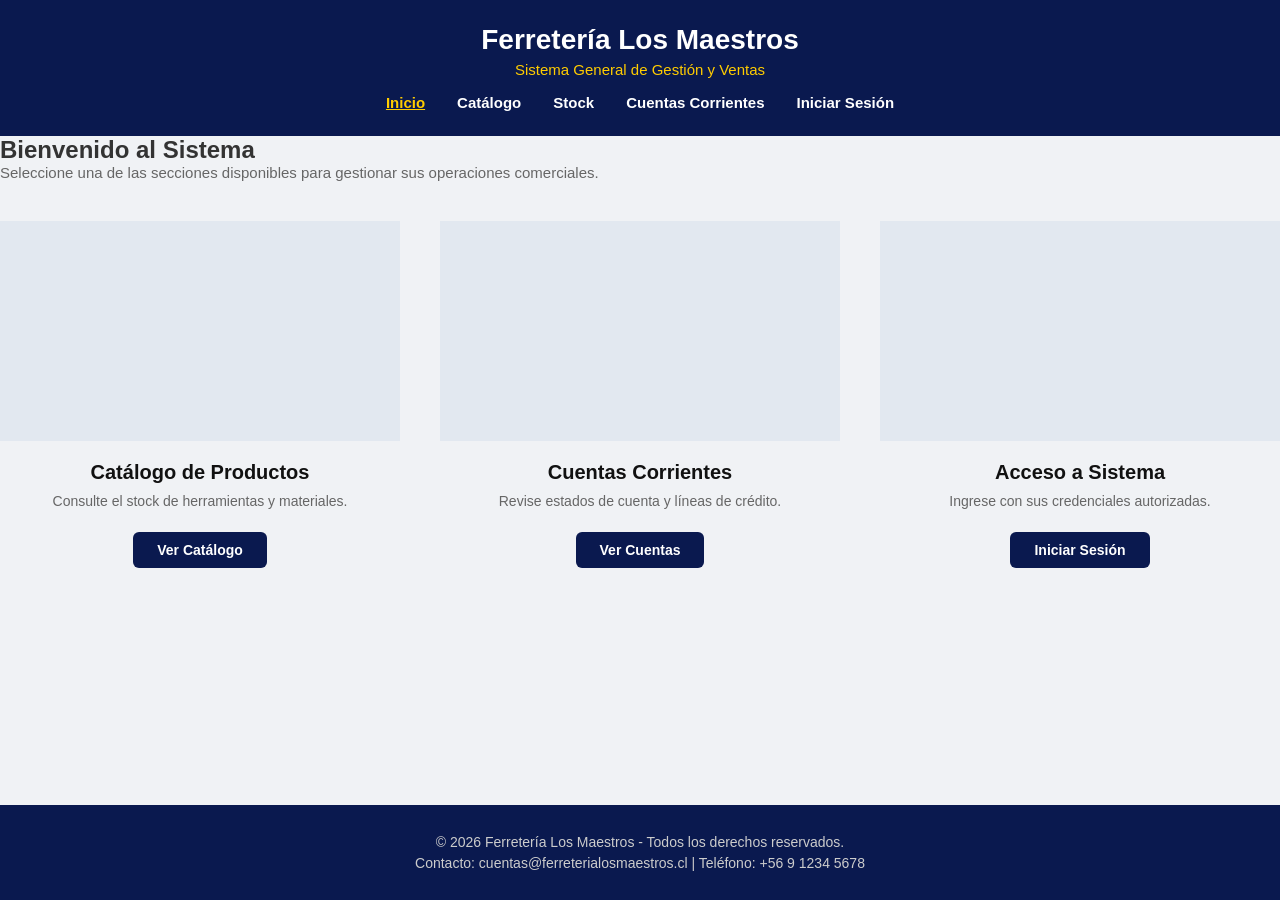
<file: index.html>
<!DOCTYPE html>
<html lang="es">

<head>
    <meta charset="UTF-8">
    <meta name="viewport" content="width=device-width, initial-scale=1.0">
    <title>Inicio - Ferretería Los Maestros</title>
    <link rel="stylesheet" href="css/style.css">
    <script src="js/funciones.js" defer></script>
</head>

<body>
    <header class="site-header">
        <div class="header-container">
            <h1>Ferretería <strong>Los Maestros</strong></h1>
            <p>Sistema General de Gestión y Ventas</p>
            
            <nav>
                <ul>
                    <li><a href="index.html" class="active">Inicio</a></li>
                    <li><a href="catalogo.html">Catálogo</a></li>
                    <li><a href="stock.html">Stock</a></li>
                    <li><a href="cuentas.html">Cuentas Corrientes</a></li>
                    <li><a href="login.html">Iniciar Sesión</a></li>
                </ul>
            </nav>
        </div>
    </header>

    <main class="principal">
        <h2>Bienvenido al Sistema</h2>
        <p class="sub-index">Seleccione una de las secciones disponibles para gestionar sus operaciones comerciales.</p>
        <div class="index-grid">

            <!--Catálogo -->
            <article class="index">
                <div class="index-img">
                   <!--futura foto -->
                </div>
                <div class="index-info">
                    <h3>Catálogo de Productos</h3>
                    <p>Consulte el stock de herramientas y materiales.</p>
                    <a href="catalogo.html" class="btn-index">Ver Catálogo</a>
                </div>
            </article>

            <!--Cuentas -->
            <article class="index">
                <div class="index-img">
                <!--futura foto -->
                </div>
                <div class="index-info">
                    <h3>Cuentas Corrientes</h3>
                    <p>Revise estados de cuenta y líneas de crédito.</p>
                    <a href="cuentas.html" class="btn-index">Ver Cuentas</a>
                </div>
            </article>

            <!--Login -->
            <article class="index">
                <div class="index-img">
                </div>
                <!--futura foto -->
                <div class="index-info">
                    <h3>Acceso a Sistema</h3>
                    <p>Ingrese con sus credenciales autorizadas.</p>
                    <a href="login.html" class="btn-index">Iniciar Sesión</a>
                </div>
            </article>

        </div>
    </main>

    <!-- Pie de página -->
    <footer class="footer">
        <p>&copy; 2026 Ferretería Los Maestros - Todos los derechos reservados.</p>
        <p>Contacto: cuentas@ferreterialosmaestros.cl | Teléfono: +56 9 1234 5678</p>
    </footer>

</body>
</html>
</file>
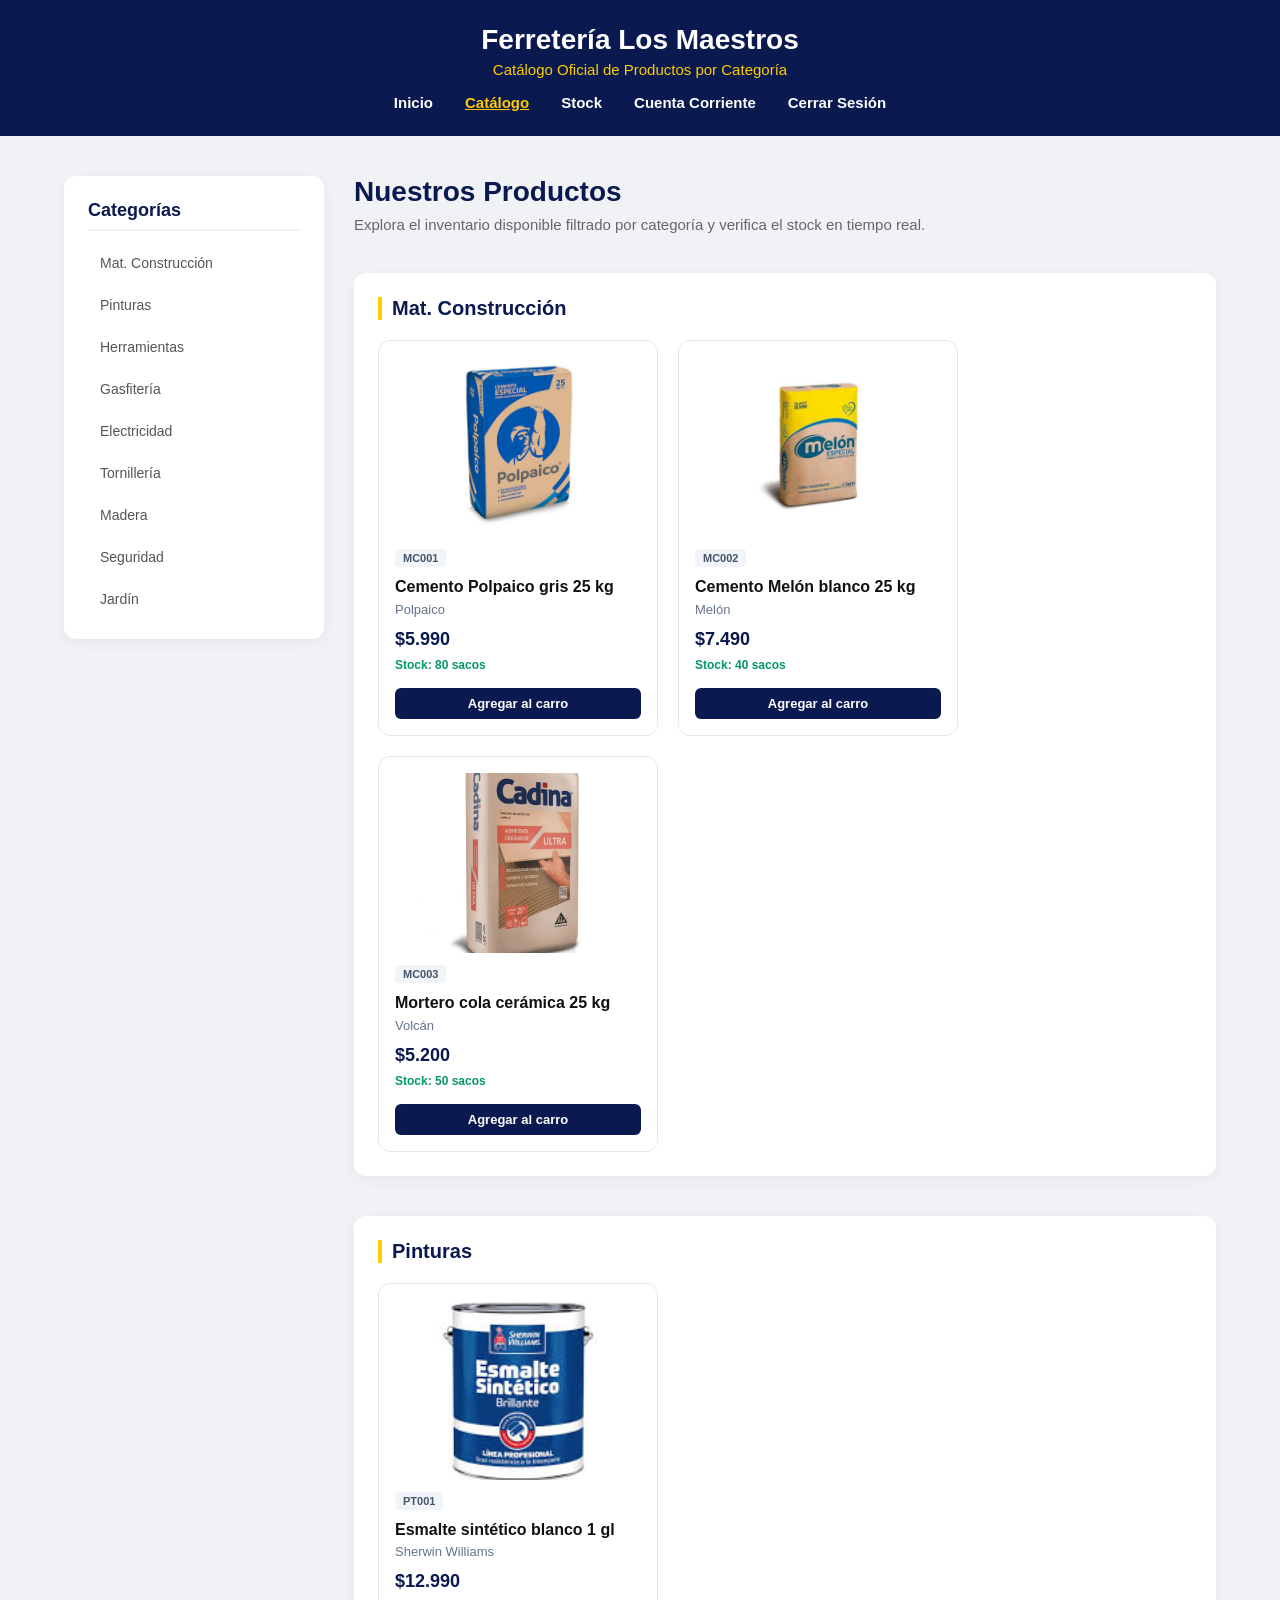
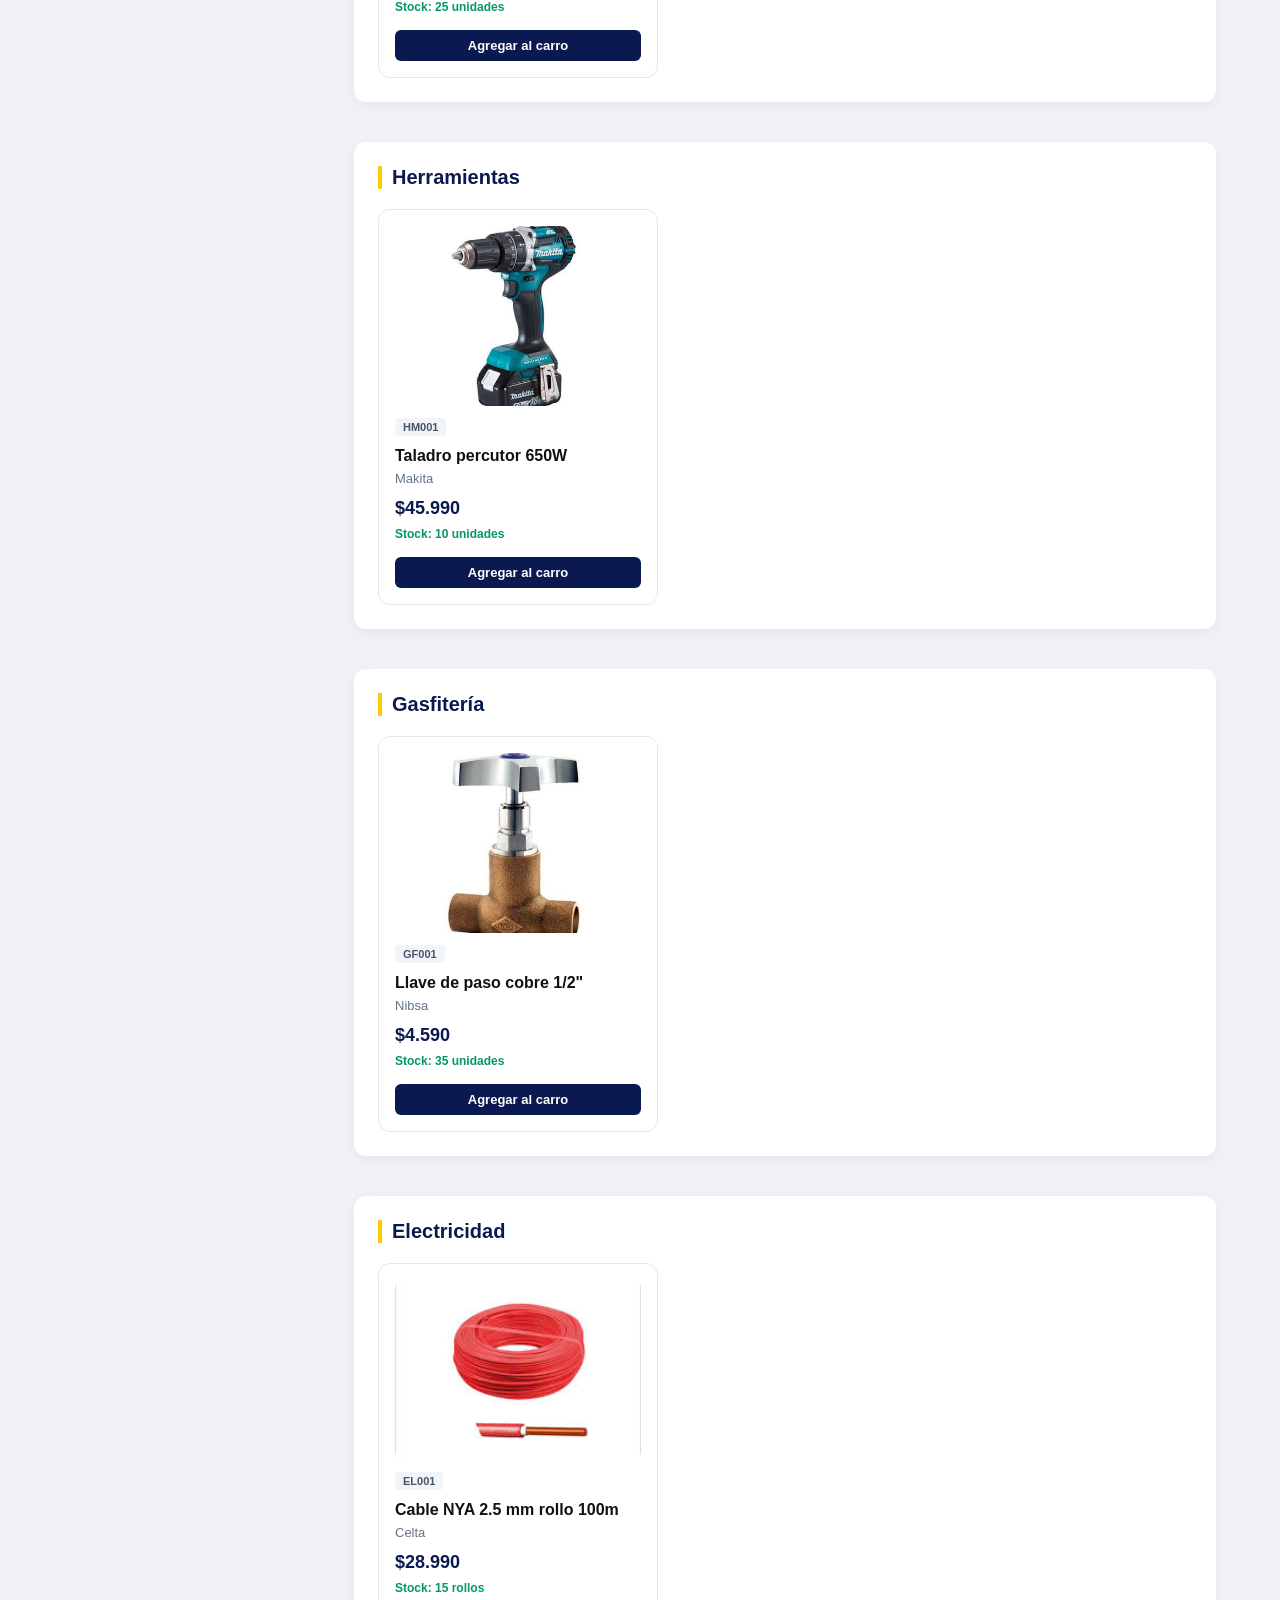
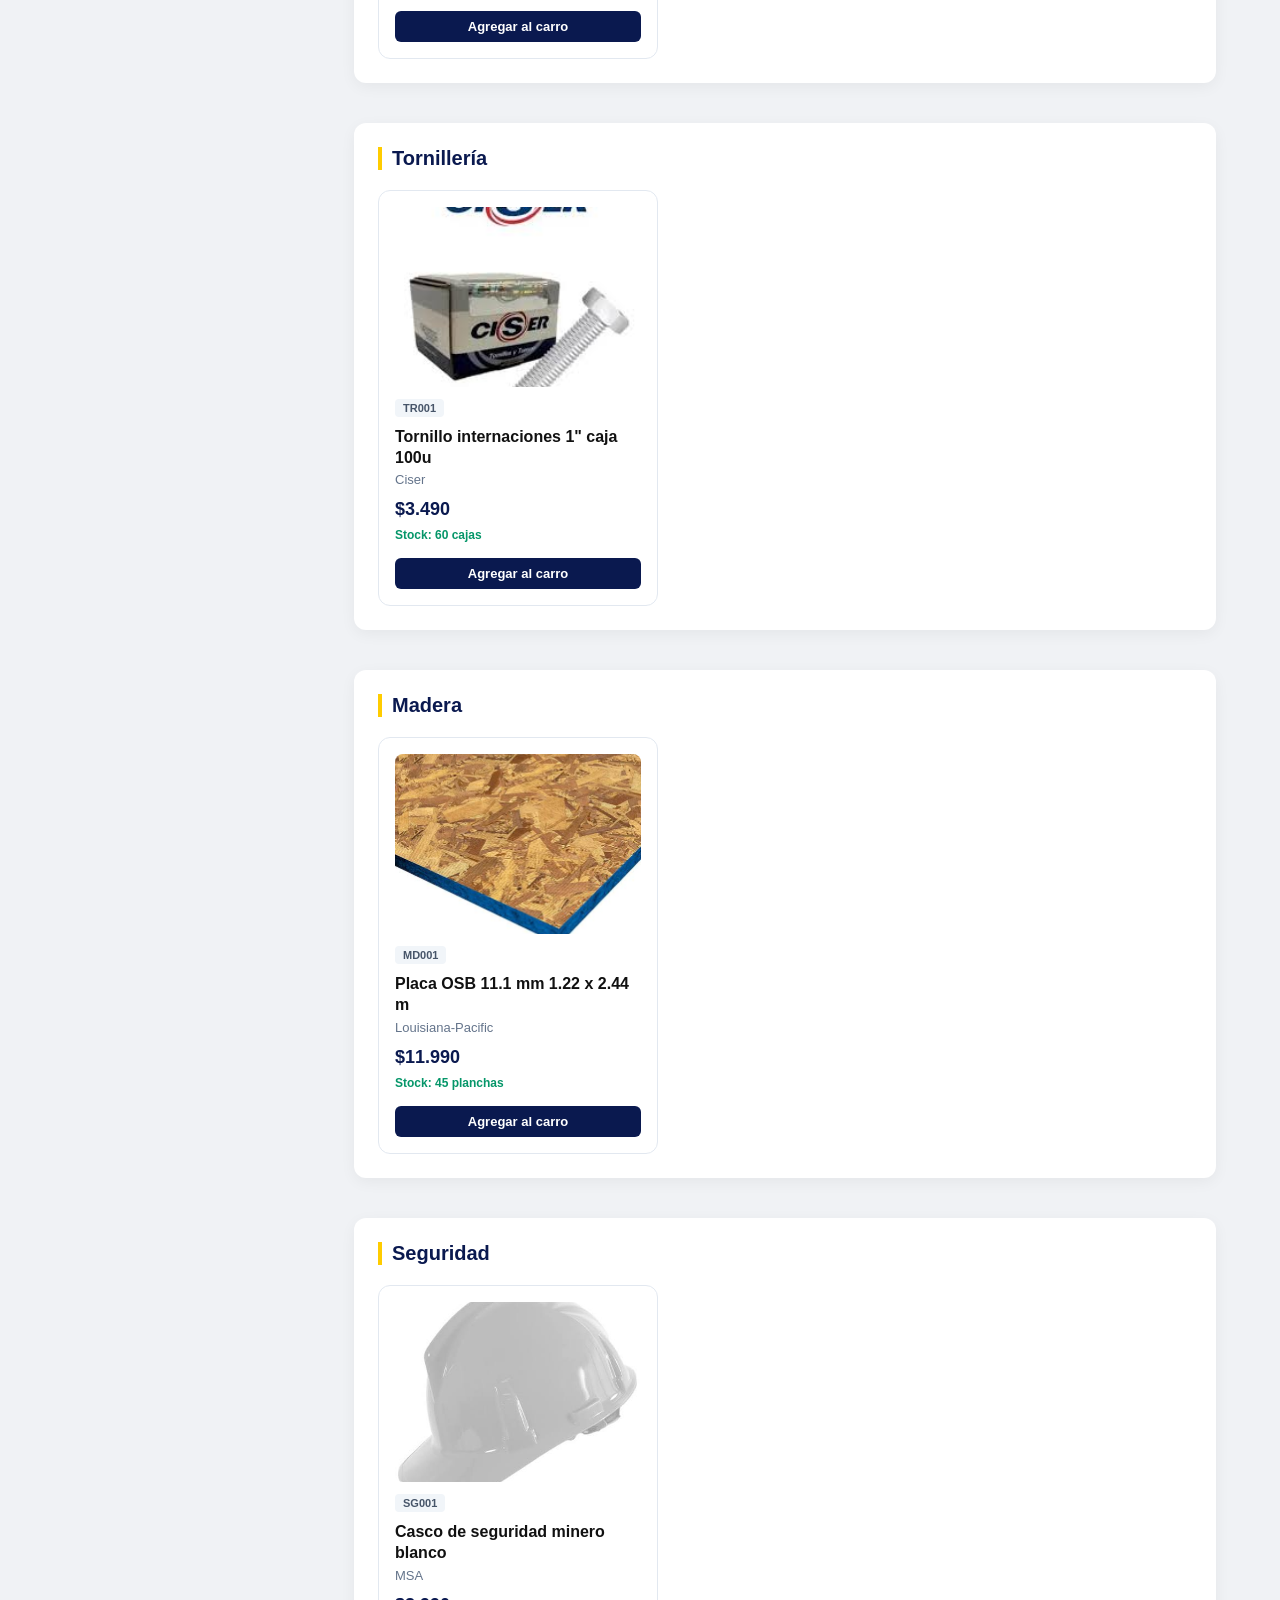
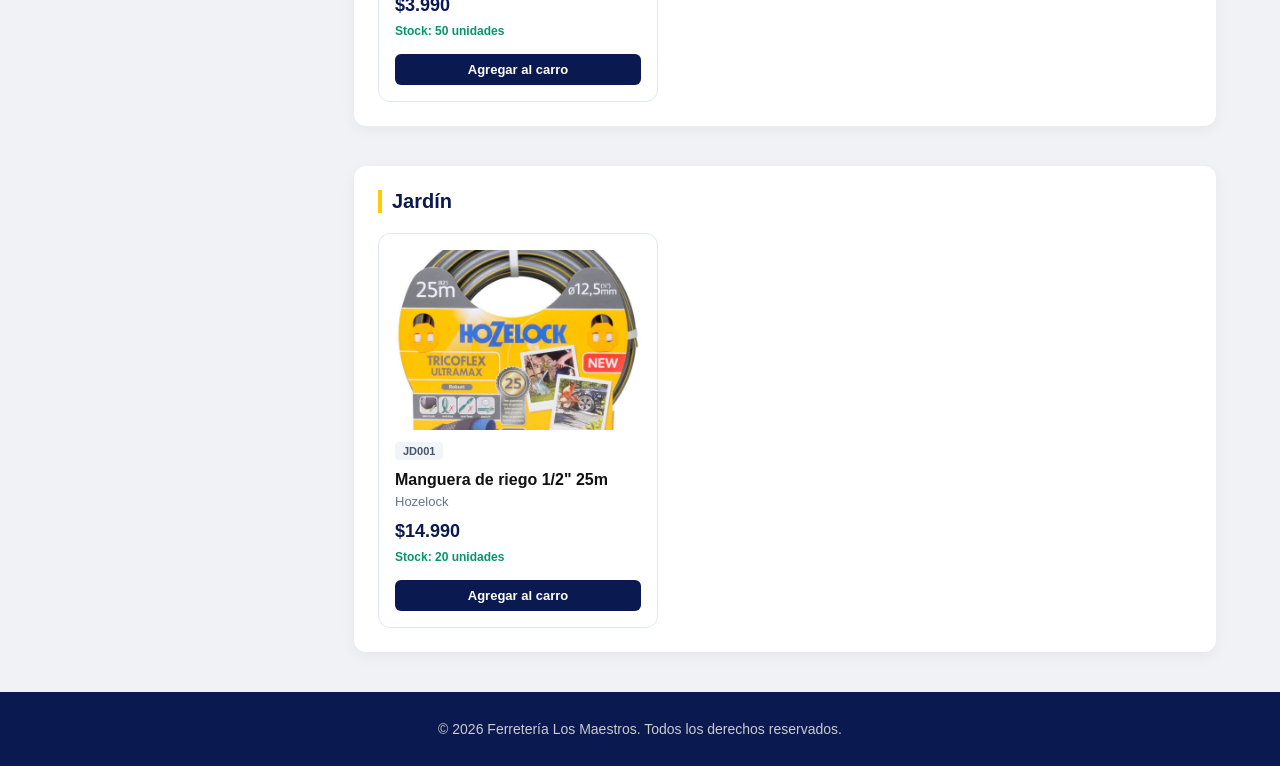
<file: catalogo.html>
<!DOCTYPE html>
<html lang="es">
<head>
    <meta charset="UTF-8">
    <meta name="viewport" content="width=device-width, initial-scale=1.0">
    <title>Catálogo de Productos - Ferretería Los Maestros</title>
    <link rel="stylesheet" href="css/style.css">
    <script src="js/funciones.js" defer></script>
</head>
<body>
    <header class="site-header">
        <h1>Ferretería Los Maestros</h1>
        <p>Catálogo Oficial de Productos por Categoría</p>
        <nav>
            <ul>
                <li><a href="index.html">Inicio</a></li>
                <li><a href="catalogo.html" class="active">Catálogo</a></li>
                <li><a href="stock.html">Stock</a></li>
                <li><a href="cuenta-corriente.html">Cuenta Corriente</a></li>
                <li><a href="login.html">Cerrar Sesión</a></li>
            </ul>
        </nav>
    </header>

    <main class="catalogo-container">
        
        <aside class="categorias-sidebar">
            <h3>Categorías</h3>
            <ul class="lista-categorias">
                <li><a href="#mat-construccion" class="cat-link">Mat. Construcción</a></li>
                <li><a href="#pinturas" class="cat-link">Pinturas</a></li>
                <li><a href="#herramientas" class="cat-link">Herramientas</a></li>
                <li><a href="#gasfiteria" class="cat-link">Gasfitería</a></li>
                <li><a href="#electricidad" class="cat-link">Electricidad</a></li>
                <li><a href="#tornilleria" class="cat-link">Tornillería</a></li>
                <li><a href="#madera" class="cat-link">Madera</a></li>
                <li><a href="#seguridad" class="cat-link">Seguridad</a></li>
                <li><a href="#jardin" class="cat-link">Jardín</a></li>
            </ul>
        </aside>

        <div class="catalogo-contenido">
            <div class="catalogo-header-titulo">
                <h2>Nuestros Productos</h2>
                <p>Explora el inventario disponible filtrado por categoría y verifica el stock en tiempo real.</p>
            </div>

            <!-- 1. Mat. Construcción -->
            <section id="mat-construccion" class="categoria-grupo">
                <h3>Mat. Construcción</h3>
                <div class="grid-productos">
                    <div class="producto-card">
                        <div class="producto-img">
                            <img src="img/cemento-polpaico.jpg" alt="Cemento Polpaico gris 25 kg">
                        </div>
                        <span class="codigo-badge">MC001</span>
                        <h4>Cemento Polpaico gris 25 kg</h4>
                        <p class="marca">Polpaico</p>
                        <p class="precio">$5.990</p>
                        <span class="stock-disponible">Stock: 80 sacos</span>
                        <button class="btn-agregar">Agregar al carro</button>
                    </div>
                    <div class="producto-card">
                        <div class="producto-img">
                            <img src="img/cemento-melon.jpg" alt="Cemento Melón blanco 25 kg">
                        </div>
                        <span class="codigo-badge">MC002</span>
                        <h4>Cemento Melón blanco 25 kg</h4>
                        <p class="marca">Melón</p>
                        <p class="precio">$7.490</p>
                        <span class="stock-disponible">Stock: 40 sacos</span>
                        <button class="btn-agregar">Agregar al carro</button>
                    </div>
                    <div class="producto-card">
                        <div class="producto-img">
                            <img src="img/mortero-cola-ceramica.webp" alt="Mortero cola cerámica 25 kg">
                        </div>
                        <span class="codigo-badge">MC003</span>
                        <h4>Mortero cola cerámica 25 kg</h4>
                        <p class="marca">Volcán</p>
                        <p class="precio">$5.200</p>
                        <span class="stock-disponible">Stock: 50 sacos</span>
                        <button class="btn-agregar">Agregar al carro</button>
                    </div>
                </div>
            </section>

            <!-- 2. Pinturas -->
            <section id="pinturas" class="categoria-grupo">
                <h3>Pinturas</h3>
                <div class="grid-productos">
                    <div class="producto-card">
                        <div class="producto-img">
                            <img src="img/esmalte-sintetico.jpg" alt="Esmalte sintético blanco 1 gl">
                        </div>
                        <span class="codigo-badge">PT001</span>
                        <h4>Esmalte sintético blanco 1 gl</h4>
                        <p class="marca">Sherwin Williams</p>
                        <p class="precio">$12.990</p>
                        <span class="stock-disponible">Stock: 25 unidades</span>
                        <button class="btn-agregar">Agregar al carro</button>
                    </div>
                </div>
            </section>

            <!-- 3. Herramientas -->
            <section id="herramientas" class="categoria-grupo">
                <h3>Herramientas</h3>
                <div class="grid-productos">
                    <div class="producto-card">
                        <div class="producto-img">
                            <img src="img/Taladro-percutor.jpg" alt="Taladro percutor 650W">
                        </div>
                        <span class="codigo-badge">HM001</span>
                        <h4>Taladro percutor 650W</h4>
                        <p class="marca">Makita</p>
                        <p class="precio">$45.990</p>
                        <span class="stock-disponible">Stock: 10 unidades</span>
                        <button class="btn-agregar">Agregar al carro</button>
                    </div>
                </div>
            </section>

            <!-- 4. Gasfitería -->
            <section id="gasfiteria" class="categoria-grupo">
                <h3>Gasfitería</h3>
                <div class="grid-productos">
                    <div class="producto-card">
                        <div class="producto-img">
                            <img src="img/Llave-paso-cobre.jpg" alt="Llave de paso cobre 1/2&quot;">
                        </div>
                        <span class="codigo-badge">GF001</span>
                        <h4>Llave de paso cobre 1/2"</h4>
                        <p class="marca">Nibsa</p>
                        <p class="precio">$4.590</p>
                        <span class="stock-disponible">Stock: 35 unidades</span>
                        <button class="btn-agregar">Agregar al carro</button>
                    </div>
                </div>
            </section>

            <!-- 5. Electricidad -->
            <section id="electricidad" class="categoria-grupo">
                <h3>Electricidad</h3>
                <div class="grid-productos">
                    <div class="producto-card">
                        <div class="producto-img">
                            <img src="img/Cable-rollo-100m.jpg" alt="Cable NYA 2.5 mm rollo 100m">
                        </div>
                        <span class="codigo-badge">EL001</span>
                        <h4>Cable NYA 2.5 mm rollo 100m</h4>
                        <p class="marca">Celta</p>
                        <p class="precio">$28.990</p>
                        <span class="stock-disponible">Stock: 15 rollos</span>
                        <button class="btn-agregar">Agregar al carro</button>
                    </div>
                </div>
            </section>

            <!-- 6. Tornillería -->
            <section id="tornilleria" class="categoria-grupo">
                <h3>Tornillería</h3>
                <div class="grid-productos">
                    <div class="producto-card">
                        <div class="producto-img">
                            <img src="img/Tornillo-caja-100u.jpg" alt="Tornillo internaciones 1&quot; caja 100u">
                        </div>
                        <span class="codigo-badge">TR001</span>
                        <h4>Tornillo internaciones 1" caja 100u</h4>
                        <p class="marca">Ciser</p>
                        <p class="precio">$3.490</p>
                        <span class="stock-disponible">Stock: 60 cajas</span>
                        <button class="btn-agregar">Agregar al carro</button>
                    </div>
                </div>
            </section>

            <!-- 7. Madera -->
            <section id="madera" class="categoria-grupo">
                <h3>Madera</h3>
                <div class="grid-productos">
                    <div class="producto-card">
                        <div class="producto-img">
                            <img src="img/Placa-OSB-11.1mm-1.22x2.44m.jpg" alt="Placa OSB 11.1 mm 1.22 x 2.44 m">
                        </div>
                        <span class="codigo-badge">MD001</span>
                        <h4>Placa OSB 11.1 mm 1.22 x 2.44 m</h4>
                        <p class="marca">Louisiana-Pacific</p>
                        <p class="precio">$11.990</p>
                        <span class="stock-disponible">Stock: 45 planchas</span>
                        <button class="btn-agregar">Agregar al carro</button>
                    </div>
                </div>
            </section>

            <!-- 8. Seguridad -->
            <section id="seguridad" class="categoria-grupo">
                <h3>Seguridad</h3>
                <div class="grid-productos">
                    <div class="producto-card">
                        <div class="producto-img">
                            <img src="img/Casco-de-seguridad-blanco.jpg" alt="Casco de seguridad minero blanco">
                        </div>
                        <span class="codigo-badge">SG001</span>
                        <h4>Casco de seguridad minero blanco</h4>
                        <p class="marca">MSA</p>
                        <p class="precio">$3.990</p>
                        <span class="stock-disponible">Stock: 50 unidades</span>
                        <button class="btn-agregar">Agregar al carro</button>
                    </div>
                </div>
            </section>

            <!-- 9. Jardín -->
            <section id="jardin" class="categoria-grupo">
                <h3>Jardín</h3>
                <div class="grid-productos">
                    <div class="producto-card">
                        <div class="producto-img">
                            <img src="img/Manguera-25m.jpg" alt="Manguera de riego 1/2&quot; 25m">
                        </div>
                        <span class="codigo-badge">JD001</span>
                        <h4>Manguera de riego 1/2" 25m</h4>
                        <p class="marca">Hozelock</p>
                        <p class="precio">$14.990</p>
                        <span class="stock-disponible">Stock: 20 unidades</span>
                        <button class="btn-agregar">Agregar al carro</button>
                    </div>
                </div>
            </section>

        </div>
    </main>

    <!-- Pie de página -->
    <footer class="footer">
        <p>&copy; 2026 Ferretería Los Maestros. Todos los derechos reservados.</p>
    </footer>

</body>
</html>
</file>
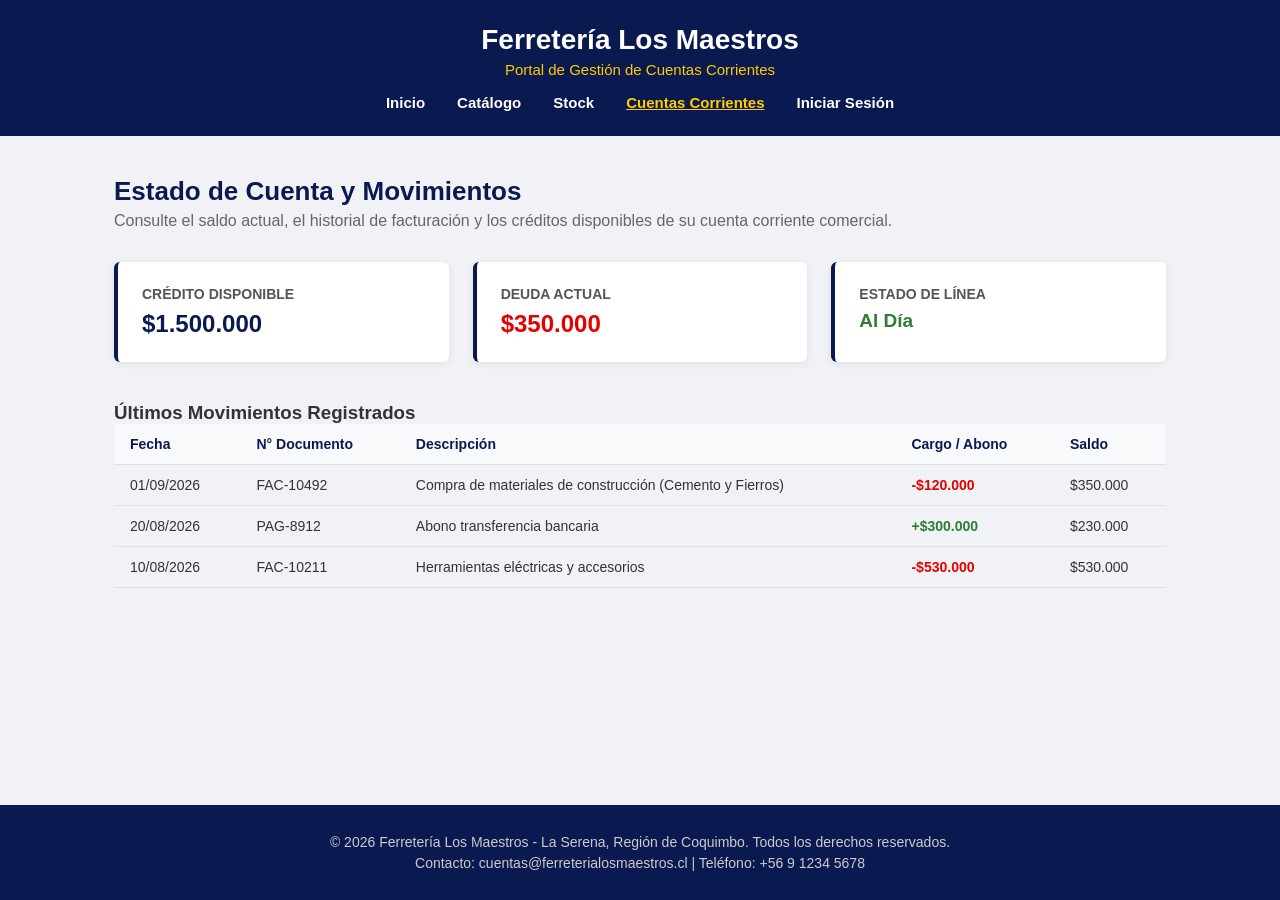
<file: cuentas.html>
<!DOCTYPE html>
<html lang="es">
<head>
    <meta charset="UTF-8">
    <meta name="viewport" content="width=device-width, initial-scale=1.0">
    <title>Cuentas Corrientes - Ferretería Los Maestros</title>
    <link rel="stylesheet" href="css/style.css">
    <script src="js/funciones.js" defer></script>
</head>

<body>
    <header class="site-header">
        <div class="header">
            <h1>Ferretería Los Maestros</h1>
            <p>Portal de Gestión de Cuentas Corrientes</p>
            <nav>
                <ul>
                    <li><a href="index.html">Inicio</a></li>
                    <li><a href="catalogo.html">Catálogo</a></li>
                    <li><a href="stock.html">Stock</a></li>
                    <li><a href="cuentas.html" class="active">Cuentas Corrientes</a></li>
                    <li><a href="login.html">Iniciar Sesión</a></li>
                </ul>
            </nav>
        </div>
    </header>

    <main class="main-content">
        <section class="seccion-cuentas">
            <h2>Estado de Cuenta y Movimientos</h2>
            <p>Consulte el saldo actual, el historial de facturación y los créditos disponibles de su cuenta corriente comercial.</p>
            <div class="resumen">
                <article class="dato">
                    <h3>Crédito Disponible</h3>
                    <p class="monto">$1.500.000</p>
                </article>
                <article class="dato">
                    <h3>Deuda Actual</h3>
                    <p class="monto deuda">$350.000</p>
                </article>
                <article class="dato">
                    <h3>Estado de Línea</h3>
                    <p class="estado activo">Al Día</p>
                </article>
            </div>

            <div class="tabla">
                <h3>Últimos Movimientos Registrados</h3>
                <table class="tabla-datos">
                    <thead>
                        <tr>
                            <th>Fecha</th>
                            <th>N° Documento</th>
                            <th>Descripción</th>
                            <th>Cargo / Abono</th>
                            <th>Saldo</th>
                        </tr>
                    </thead>
                    <tbody>
                        <tr>
                            <td>01/09/2026</td>
                            <td>FAC-10492</td>
                            <td>Compra de materiales de construcción (Cemento y Fierros)</td>
                            <td class="cargo">-$120.000</td>
                            <td>$350.000</td>
                        </tr>
                        <tr>
                            <td>20/08/2026</td>
                            <td>PAG-8912</td>
                            <td>Abono transferencia bancaria</td>
                            <td class="abono">+$300.000</td>
                            <td>$230.000</td>
                        </tr>
                        <tr>
                            <td>10/08/2026</td>
                            <td>FAC-10211</td>
                            <td>Herramientas eléctricas y accesorios</td>
                            <td class="cargo">-$530.000</td>
                            <td>$530.000</td>
                        </tr>
                    </tbody>
                </table>
            </div>
        </section>
    </main>

    <footer class="footer">
        <p>&copy; 2026 Ferretería Los Maestros - La Serena, Región de Coquimbo. Todos los derechos reservados.</p>
        <p>Contacto: cuentas@ferreterialosmaestros.cl | Teléfono: +56 9 1234 5678</p>
    </footer>

</body>
</html>
</file>
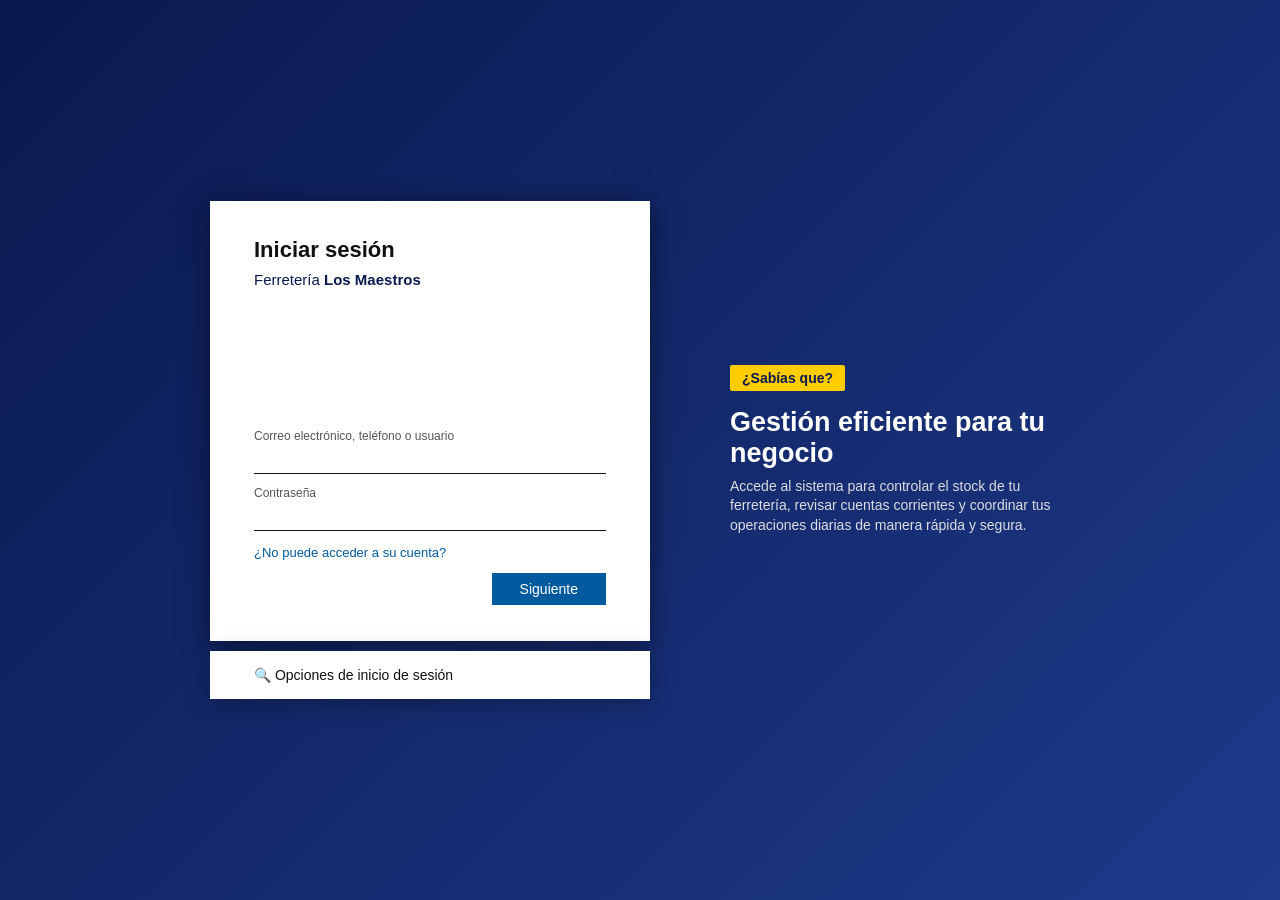
<file: login.html>
<!DOCTYPE html>
<html lang="es">
<head>
    <meta charset="UTF-8">
    <meta name="viewport" content="width=device-width, initial-scale=1.0">
    <title>Iniciar Sesión - Ferretería Los Maestros</title>
    <link rel="stylesheet" href="css/style.css">
    <script src="js/funciones.js" defer></script>
</head>
<body class="body-login">

    <div class="login-wrapper">
        
        <!-- Columna izquierda con la tarjeta de login -->
        <div class="login-left-column">
            <div class="login-card">
                <div>
                    <h1>Iniciar sesión</h1>
                    <span class="logo-texto">Ferretería <strong>Los Maestros</strong></span>
                </div>

                <!-- Formulario -->
                <form id="form-login" novalidate>
                    <fieldset>
                        <legend>Datos de acceso</legend>
                        
                        <div class="input-group">
                            <label for="correo">Correo electrónico, teléfono o usuario</label>
                            <input type="text" id="correo" name="correo" autocomplete="off">
                            <small id="error-correo" class="mensaje-error" style="color: #e60000; font-size: 11px; display: none; margin-top: 2px;"></small>
                        </div>

                        <div class="input-group">
                            <label for="password">Contraseña</label>
                            <input type="password" id="password" name="password">
                            <small id="error-password" class="mensaje-error" style="color: #e60000; font-size: 11px; display: none; margin-top: 2px;"></small>
                        </div>

                        <div class="recuperar-link">
                            <a href="#">¿No puede acceder a su cuenta?</a>
                        </div>

                        <button type="submit" class="btn-submit">Siguiente</button>
                    </fieldset>
                </form>
            </div>

            <!-- Franja inferior -->
            <div class="login-footer-strip">
                <a href="#">🔍 Opciones de inicio de sesión</a>
            </div>
        </div>

        <!-- Columna derecha informativa -->
        <div class="login-info">
            <span class="badge-recuerda">¿Sabías que?</span>
            <h2>Gestión eficiente para tu negocio</h2>
            <p>Accede al sistema para controlar el stock de tu ferretería, revisar cuentas corrientes y coordinar tus operaciones diarias de manera rápida y segura.</p>
        </div>

    </div>

</body>
</html>
</file>
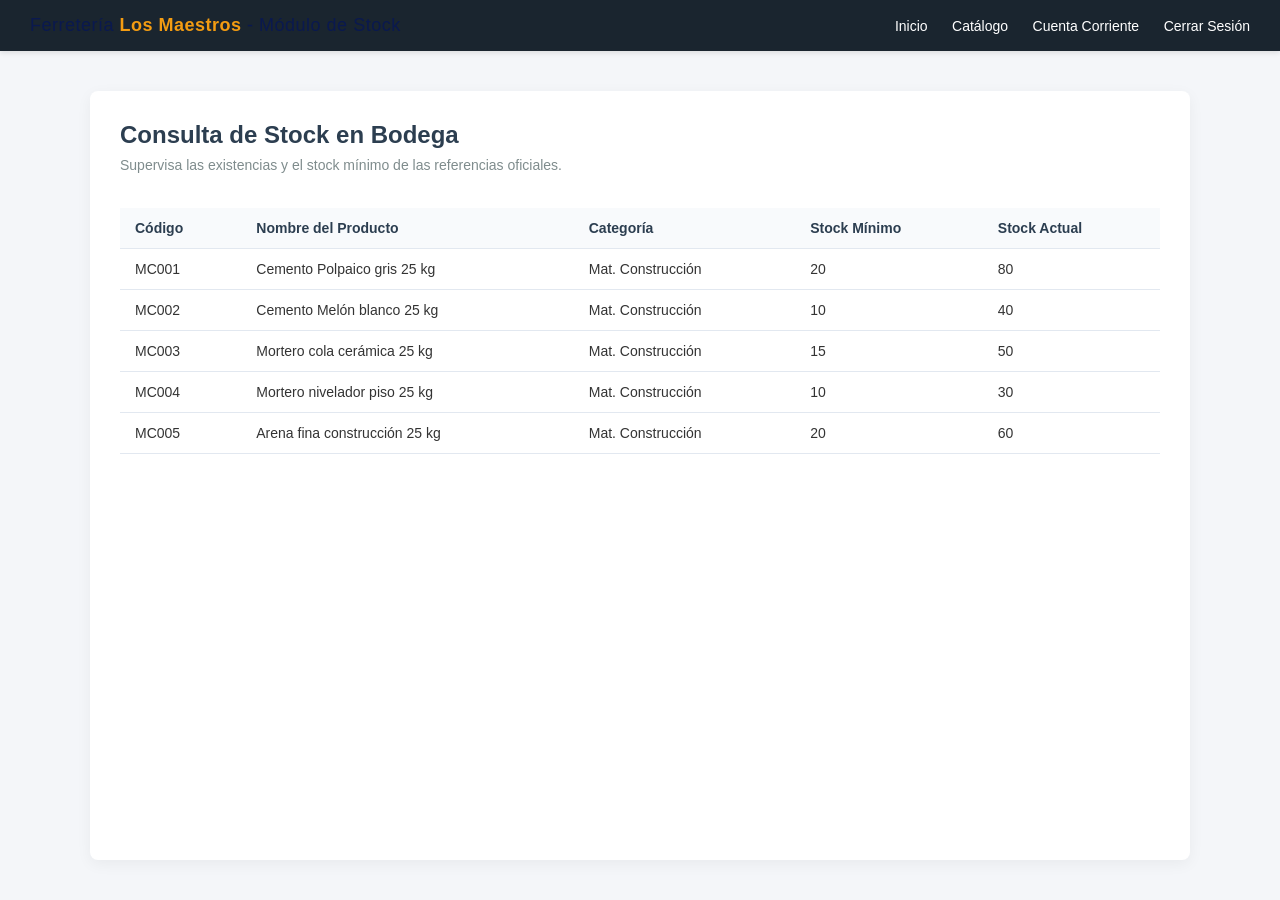
<file: stock.html>
<!DOCTYPE html>
<html lang="es">
<head>
    <meta charset="UTF-8">
    <meta name="viewport" content="width=device-width, initial-scale=1.0">
    <title>Control de Stock - Ferretería Los Maestros</title>
    <link rel="stylesheet" href="css/style.css">
    <script src="js/funciones.js" defer></script>
</head>
<body class="body-stock">

    <header class="admin-header">
        <span class="logo-texto">Ferretería <strong>Los Maestros</strong> - Módulo de Stock</span>
        <nav class="nav-links">
            <a href="index.html">Inicio</a>
            <a href="catalogo.html">Catálogo</a>
            <a href="cuentas.html">Cuenta Corriente</a>
            <a href="login.html">Cerrar Sesión</a>
        </nav>
    </header>

    <main class="main-container">
        <section class="stock-section">
            <h2>Consulta de Stock en Bodega</h2>
            <p>Supervisa las existencias y el stock mínimo de las referencias oficiales.</p>

            <div class="table-responsive">
                <table class="tabla-stock">
                    <thead>
                        <tr>
                            <th>Código</th>
                            <th>Nombre del Producto</th>
                            <th>Categoría</th>
                            <th>Stock Mínimo</th>
                            <th>Stock Actual</th>
                        </tr>
                    </thead>
                    <tbody id="tabla-stock-body">
                        <tr>
                            <td>MC001</td>
                            <td>Cemento Polpaico gris 25 kg</td>
                            <td>Mat. Construcción</td>
                            <td>20</td>
                            <td><span class="stock-valor">80</span></td>
                        </tr>
                        <tr>
                            <td>MC002</td>
                            <td>Cemento Melón blanco 25 kg</td>
                            <td>Mat. Construcción</td>
                            <td>10</td>
                            <td><span class="stock-valor">40</span></td>
                        </tr>
                        <tr>
                            <td>MC003</td>
                            <td>Mortero cola cerámica 25 kg</td>
                            <td>Mat. Construcción</td>
                            <td>15</td>
                            <td><span class="stock-valor">50</span></td>
                        </tr>
                        <tr>
                            <td>MC004</td>
                            <td>Mortero nivelador piso 25 kg</td>
                            <td>Mat. Construcción</td>
                            <td>10</td>
                            <td><span class="stock-valor">30</span></td>
                        </tr>
                        <tr>
                            <td>MC005</td>
                            <td>Arena fina construcción 25 kg</td>
                            <td>Mat. Construcción</td>
                            <td>20</td>
                            <td><span class="stock-valor">60</span></td>
                        </tr>
                    </tbody>
                </table>
            </div>
        </section>
    </main>

</body>
</html>
</file>
<file: css/style.css>
/*===RESET Y ESTILOS GLOBALES===*/
* {
    box-sizing: border-box;
    margin: 0;
    padding: 0;
}

body {
    font-family: 'Segoe UI', Tahoma, Geneva, Verdana, sans-serif;
    background-color: #f0f2f5;
    color: #333;
    display: flex;
    flex-direction: column;
    min-height: 100vh;
}

/*===ENCABEZADO===*/
.site-header {
    background-color: #0a194f;
    color: #ffffff;
    padding: 24px 32px;
    text-align: center;
}

.site-header h1 {
    margin: 0;
    font-size: 28px;
}

.site-header p {
    margin: 5px 0 16px 0;
    color: #ffcc00;
    font-size: 15px;
}

.site-header nav ul {
    list-style: none;
    padding: 0;
    margin: 0;
    display: flex;
    justify-content: center;
    gap: 32px;
}

.site-header nav a {
    color: #ffffff;
    text-decoration: none;
    font-size: 15px;
    font-weight: 600;
}

.site-header nav a:hover, 
.site-header nav a.active {
    color: #ffcc00;
    text-decoration: underline;
}


/*===PÁGINA PRINCIPAL===*/
.main-index {
    flex: 1;
    max-width: 1200px;
    width: 100%;
    margin: 40px auto;
    padding: 0 24px;
    box-sizing: border-box;
    text-align: center;
}

.main-index h2 {
    color: #0a194f;
    font-size: 28px;
    margin-bottom: 8px;
}

.sub-index {
    color: #666;
    font-size: 15px;
    margin-bottom: 40px;
}

.index-grid {
    display: grid;
    grid-template-columns: repeat(auto-fit, minmax(360px, 1fr));
    gap: 40px;
    justify-content: center;
}

.index-card {
    background: #ffffff;
    border-radius: 20px;
    overflow: hidden;
    box-shadow: 0 10px 25px rgba(0, 0, 0, 0.12);
    display: flex;
    flex-direction: column;
    justify-content: space-between;
    width: 100%;
    max-width: 400px;
    height: 480px;
    margin: 0 auto;
    transition: transform 0.2s ease;
}

.index-card:hover {
    transform: translateY(-5px);
}

.index-img {
    width: 100%;
    height: 220px;
    background-color: #e2e8f0;
    overflow: hidden;
}

.index-img img {
    width: 100%;
    height: 100%;
    object-fit: cover;
}

.index-info {
    padding: 20px 24px 24px 24px;
    display: flex;
    flex-direction: column;
    align-items: center;
    gap: 8px;
    text-align: center;
}

.index-info h3 {
    margin: 0;
    font-size: 20px;
    color: #111;
    font-weight: 600;
}

.index-info p {
    color: #666;
    font-size: 14px;
    margin: 0 0 12px 0;
    line-height: 1.4;
}

.btn-index {
    background: #0a194f;
    color: #fff;
    text-decoration: none;
    padding: 10px 24px;
    font-size: 14px;
    font-weight: 600;
    border-radius: 6px;
    display: inline-block;
    transition: background 0.2s ease;
}

.btn-index:hover {
    background: #1e3a8a;
}


/*===CATÁLOGO Y DISTRIBUCIÓN POR CATEGORÍAS===*/
.catalogo-container {
    flex: 1;
    max-width: 1200px;
    width: 100%;
    margin: 40px auto;
    padding: 0 24px;
    box-sizing: border-box;
    display: flex;
    gap: 30px;
}

/* Menú lateral para categorías */
.categorias-sidebar {
    width: 260px;
    background: #ffffff;
    padding: 24px;
    border-radius: 12px;
    box-shadow: 0 4px 15px rgba(0, 0, 0, 0.05);
    height: fit-content;
    position: sticky;
    top: 20px;
}

.categorias-sidebar h3 {
    color: #0a194f;
    font-size: 18px;
    margin-bottom: 16px;
    border-bottom: 2px solid #f0f2f5;
    padding-bottom: 8px;
}

.lista-categorias {
    list-style: none;
    padding: 0;
    margin: 0;
    display: flex;
    flex-direction: column;
    gap: 10px;
}

.lista-categorias a.cat-link {
    color: #555;
    text-decoration: none;
    font-size: 14px;
    font-weight: 500;
    display: block;
    padding: 8px 12px;
    border-radius: 6px;
    transition: all 0.2s ease;
}

.lista-categorias a.cat-link:hover {
    background-color: #f0f2f5;
    color: #0a194f;
    padding-left: 16px;
}

/* Contenido principal del catálogo */
.catalogo-contenido {
    flex: 1;
    display: flex;
    flex-direction: column;
    gap: 40px;
}

.catalogo-header-titulo {
    text-align: left;
}

.catalogo-header-titulo h2 {
    color: #0a194f;
    font-size: 28px;
    margin-bottom: 8px;
}

.catalogo-header-titulo p {
    color: #666;
    font-size: 15px;
}

/* Secciones de categorías */
.categoria-grupo {
    background: #ffffff;
    padding: 24px;
    border-radius: 12px;
    box-shadow: 0 4px 15px rgba(0, 0, 0, 0.05);
}

.categoria-grupo > h3 {
    color: #0a194f;
    font-size: 20px;
    margin-bottom: 20px;
    text-align: left;
    border-left: 4px solid #ffcc00;
    padding-left: 10px;
}

.grid-productos {
    display: grid;
    grid-template-columns: repeat(auto-fill, minmax(240px, 280px));
    gap: 20px;
    justify-content: flex-start;
}

/* Tarjeta individual de producto */
.producto-card {
    background: #ffffff;
    border: 1px solid #e2e8f0;
    border-radius: 12px;
    padding: 16px;
    display: flex;
    flex-direction: column;
    align-items: flex-start;
    position: relative;
    transition: transform 0.2s ease, box-shadow 0.2s ease;
    text-align: left;
    width: 100%;
    max-width: 280px;
}

.producto-card:hover {
    transform: translateY(-3px);
    box-shadow: 0 8px 20px rgba(0, 0, 0, 0.08);
}

.producto-img {
    width: 100%;
    height: 180px;
    background-color: #f8fafc;
    border-radius: 8px;
    overflow: hidden;
    margin-bottom: 12px;
    display: flex;
    align-items: center;
    justify-content: center;
}

.producto-img img {
    width: 100%;
    height: 100%;
    object-fit: cover;
}

.codigo-badge {
    background: #f1f5f9;
    color: #475569;
    font-size: 11px;
    font-weight: 700;
    padding: 3px 8px;
    border-radius: 4px;
    margin-bottom: 10px;
}

.producto-card h4 {
    font-size: 16px;
    color: #111;
    margin: 0 0 4px 0;
    font-weight: 600;
    line-height: 1.3;
}

.producto-card .marca {
    color: #64748b;
    font-size: 13px;
    margin-bottom: 12px;
}

.producto-card .precio {
    font-size: 18px;
    font-weight: bold;
    color: #0a194f;
    margin: 0 0 8px 0;
}

.stock-disponible {
    font-size: 12px;
    color: #059669;
    font-weight: 600;
    margin-bottom: 16px;
}

.btn-agregar {
    background: #0a194f;
    color: #fff;
    border: none;
    padding: 8px 16px;
    font-size: 13px;
    font-weight: 600;
    border-radius: 6px;
    cursor: pointer;
    width: 100%;
    transition: background 0.2s ease;
}

.btn-agregar:hover {
    background: #1e3a8a;
}


/*===CUENTA CORRIENTE (MÓDULO INTEGRADO)===*/
.main-content {
    flex: 1;
    max-width: 1100px;
    width: 100%;
    margin: 40px auto;
    padding: 0 24px;
    box-sizing: border-box;
}

.seccion-cuentas h2 {
    color: #0a194f;
    font-size: 26px;
    margin-bottom: 5px;
}

.seccion-cuentas > p {
    color: #666;
    margin-bottom: 32px;
}

.resumen {
    display: grid;
    grid-template-columns: repeat(auto-fit, minmax(250px, 1fr));
    gap: 24px;
    margin-bottom: 40px;
}

.dato {
    background: #ffffff;
    padding: 24px;
    border-radius: 6px;
    box-shadow: 0 2px 8px rgba(0,0,0,0.08);
    border-left: 4px solid #0a194f;
}

.dato h3 {
    margin: 0 0 8px 0;
    font-size: 14px;
    color: #555;
    text-transform: uppercase;
}

.dato .monto {
    margin: 0;
    font-size: 24px;
    font-weight: bold;
    color: #0a194f;
}

.dato .monto.deuda {
    color: #e60000;
}

.dato .estado {
    margin: 0;
    font-size: 19px;
    font-weight: bold;
    color: #2e7d32;
}

.tabla-contenedor {
    background: #ffffff;
    padding: 24px;
    border-radius: 6px;
    box-shadow: 0 2px 8px rgba(0,0,0,0.08);
}

.tabla-contenedor h3 {
    margin-top: 0;
    margin-bottom: 20px;
    color: #0a194f;
    font-size: 19px;
}

.tabla-datos {
    width: 100%;
    border-collapse: collapse;
    text-align: left;
    font-size: 14px;
}

.tabla-datos th, 
.tabla-datos td {
    padding: 12px 16px;
    border-bottom: 1px solid #e0e0e0;
}

.tabla-datos th {
    background-color: #f8f9fa;
    color: #0a194f;
    font-weight: 600;
}

.tabla-datos .cargo {
    color: #e60000;
    font-weight: 600;
}

.tabla-datos .abono {
    color: #2e7d32;
    font-weight: 600;
}


/*===LOGIN===*/
body.body-login {
    margin: 0;
    min-height: 100vh;
    display: flex;
    justify-content: center;
    align-items: center;
    background: linear-gradient(135deg, #0a194f 0%, #1e3a8a 100%);
}

.login-wrapper {
    display: flex;
    gap: 80px;
    max-width: 1150px;
    padding: 32px;
    box-sizing: border-box;
    align-items: center;
}

.login-left-column {
    display: flex;
    flex-direction: column;
}

.login-card {
    background: #fff;
    width: 440px;
    height: 440px;
    padding: 36px 44px;
    box-sizing: border-box;
    box-shadow: 0 4px 25px rgba(0,0,0,0.5);
    display: flex;
    flex-direction: column;
    justify-content: space-between;
}

.login-card h1 { 
    font-size: 22px; 
    color: #111; 
    margin: 0 0 8px 0; 
    font-weight: 600; 
}

.logo-texto { 
    font-size: 15px; 
    color: #0a194f; 
}

.login-card fieldset { 
    border: none; 
    padding: 0; 
    margin: 0; 
}

.login-card legend { 
    display: none; 
}

.input-group { 
    margin-bottom: 12px; 
}

.input-group label { 
    display: block; 
    font-size: 12px; 
    color: #555; 
    margin-bottom: 4px; 
}

.input-group input {
    width: 100%;
    padding: 5px 0;
    border: none;
    border-bottom: 1px solid #111;
    background: transparent;
    font-size: 14px;
    outline: none;
    box-sizing: border-box;
}

.input-group input:focus { 
    border-bottom: 2px solid #005a9e; 
}

.recuperar-link { 
    margin: 6px 0 12px 0; 
}

.recuperar-link a, .login-footer-strip a { 
    text-decoration: none; 
    font-size: 13px; 
}

.recuperar-link a { 
    color: #005a9e; 
}

.recuperar-link a:hover, .login-footer-strip a:hover { 
    text-decoration: underline; 
}

.login-card .btn-submit {
    background: #005a9e;
    color: #fff;
    border: none;
    padding: 8px 28px;
    font-size: 14px;
    cursor: pointer;
    float: right;
}

.login-card .btn-submit:hover { 
    background: #004578; 
}

.login-footer-strip {
    background: #fff;
    width: 440px;
    padding: 15px 44px;
    margin-top: 10px;
    box-shadow: 0 4px 25px rgba(0,0,0,0.3);
    box-sizing: border-box;
}

.login-footer-strip a { 
    color: #111; 
    font-size: 14px; 
}

.login-info {
    color: #fff;
    max-width: 340px;
}

.badge-recuerda {
    background: #ffcc00;
    color: #0a194f;
    padding: 5px 12px;
    font-weight: bold;
    font-size: 14px;
    border-radius: 2px;
    margin-bottom: 16px;
    display: inline-block;
}

.login-info h2 { 
    font-size: 27px; 
    margin: 0 0 8px 0; 
}

.login-info p { 
    color: #ddd; 
    font-size: 14px; 
    line-height: 1.4; 
}

input.campo-error,
textarea.campo-error {
    border: 2px solid #e60000;
    background-color: white;
}


/* ===STOCK / ADMINISTRACIÓN=== */
body.body-stock {
    background-color: #f4f6f9;
    color: #333;
    display: flex;
    flex-direction: column;
    min-height: 100vh;
    margin: 0;
    padding: 0;
    font-family: 'Segoe UI', Tahoma, Geneva, Verdana, sans-serif;
}

.admin-header {
    background-color: #1a252f;
    color: #ffffff;
    padding: 15px 30px;
    display: flex;
    justify-content: space-between;
    align-items: center;
    box-shadow: 0 2px 5px rgba(0,0,0,0.1);
}

.admin-header .logo-texto {
    font-size: 18px;
    letter-spacing: 0.5px;
}

.admin-header .logo-texto strong {
    color: #f39c12;
}

.nav-links a {
    color: #ffffff;
    text-decoration: none;
    margin-left: 20px;
    font-size: 14px;
    transition: color 0.3s;
}

.nav-links a:hover {
    color: #f39c12;
}

.main-container {
    flex: 1;
    padding: 40px 20px;
    display: flex;
    justify-content: center;
}

.stock-section {
    background: #ffffff;
    padding: 30px;
    border-radius: 8px;
    box-shadow: 0 4px 15px rgba(0, 0, 0, 0.05);
    width: 100%;
    max-width: 1100px;
}

.stock-section h2 {
    color: #2c3e50;
    margin-bottom: 8px;
    font-size: 24px;
}

.stock-section p {
    color: #7f8c8d;
    margin-bottom: 25px;
    font-size: 14px;
}

.table-responsive {
    overflow-x: auto;
}

.tabla-stock {
    width: 100%;
    border-collapse: collapse;
    margin-top: 10px;
    text-align: left;
}

.tabla-stock th, .tabla-stock td {
    padding: 12px 15px;
    border-bottom: 1px solid #e2e8f0;
    font-size: 14px;
}

.tabla-stock th {
    background-color: #f8fafc;
    color: #2c3e50;
    font-weight: 600;
}

.tabla-stock tr:hover {
    background-color: #f8fafc;
}

.input-stock {
    width: 80px;
    padding: 6px 10px;
    border: 1px solid #cbd5e1;
    border-radius: 4px;
    font-size: 14px;
    text-align: center;
    outline: none;
    transition: border-color 0.3s;
}

.input-stock:focus {
    border-color: #f39c12;
}

.btn-actualizar {
    background-color: #27ae60;
    color: white;
    border: none;
    padding: 6px 14px;
    border-radius: 4px;
    cursor: pointer;
    font-size: 13px;
    font-weight: 600;
    transition: background-color 0.3s;
}

.btn-actualizar:hover {
    background-color: #219653;
}


/* ===PIE DE PÁGINA===*/
.footer {
    background-color: #0a194f;
    color: #ccc;
    text-align: center;
    padding: 24px;
    font-size: 14px;
    margin-top: auto;
}

.footer p {
    margin: 5px 0;
}
</file>
